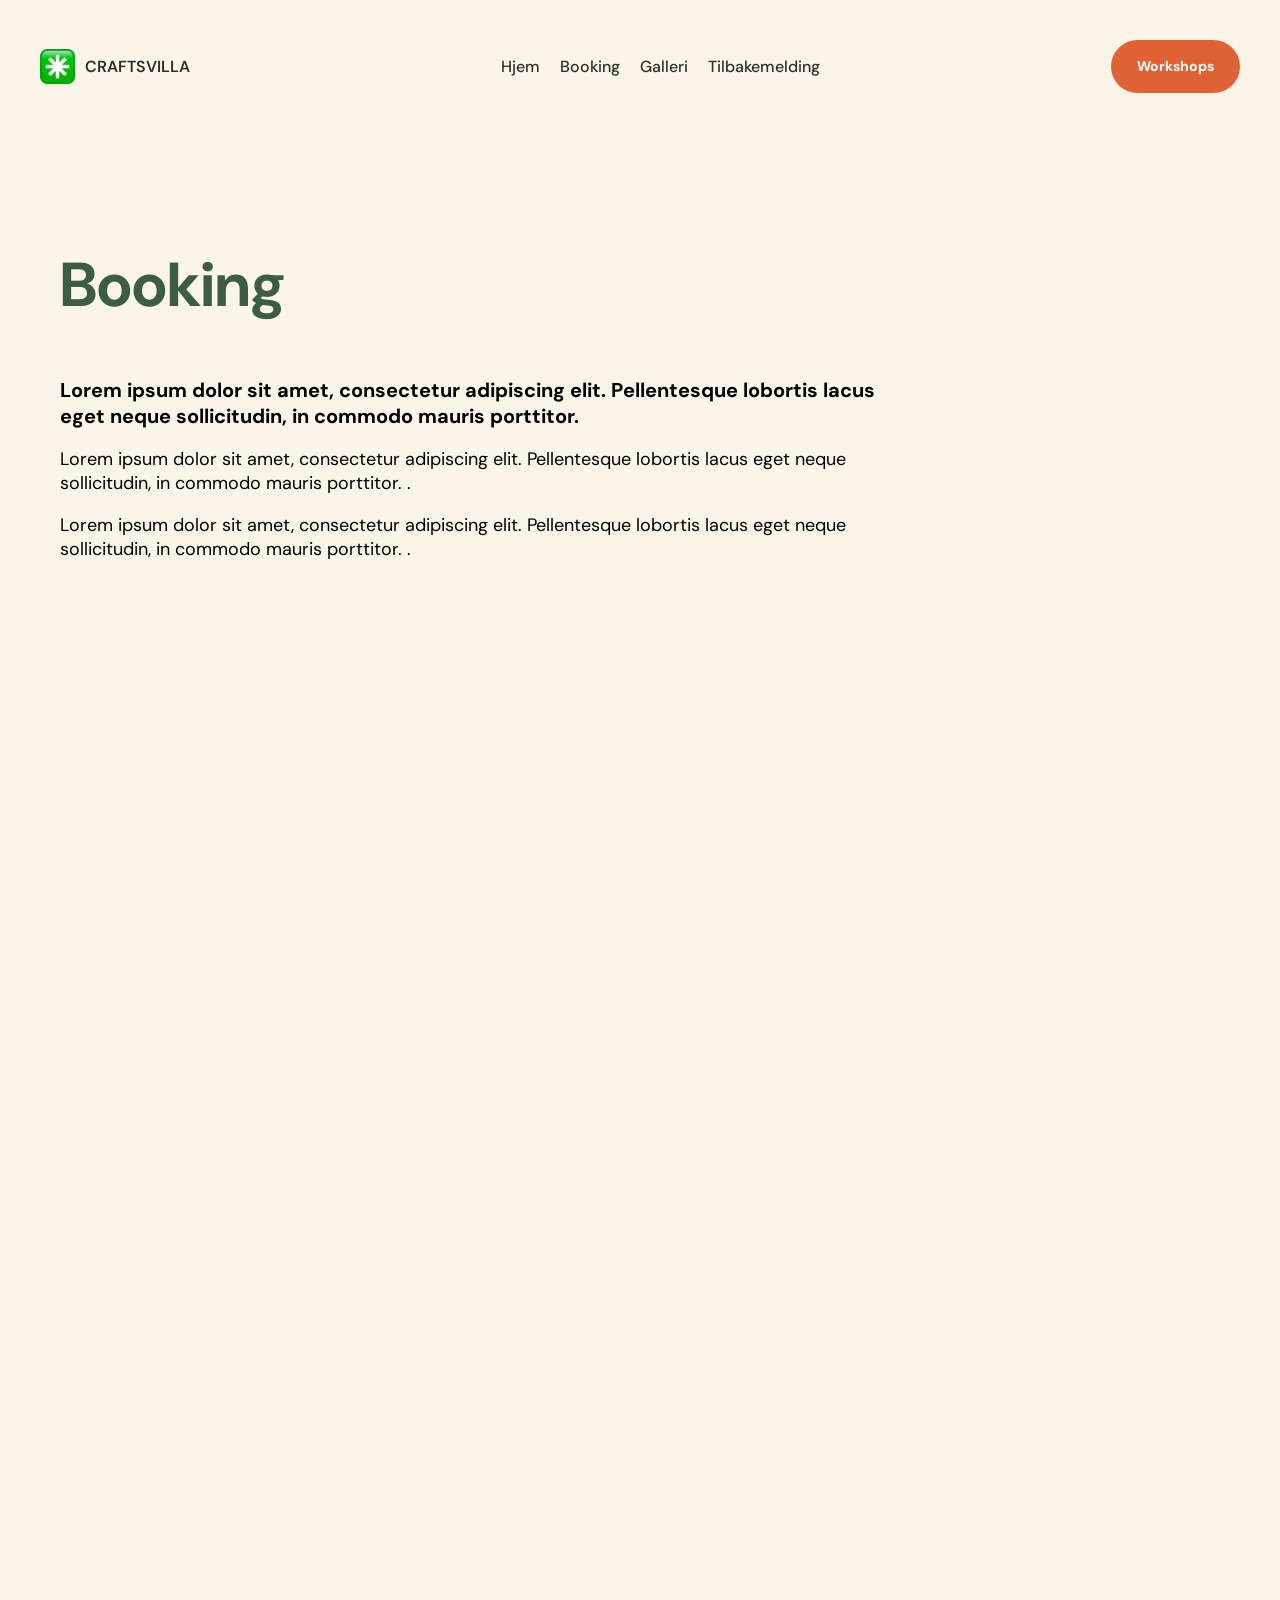
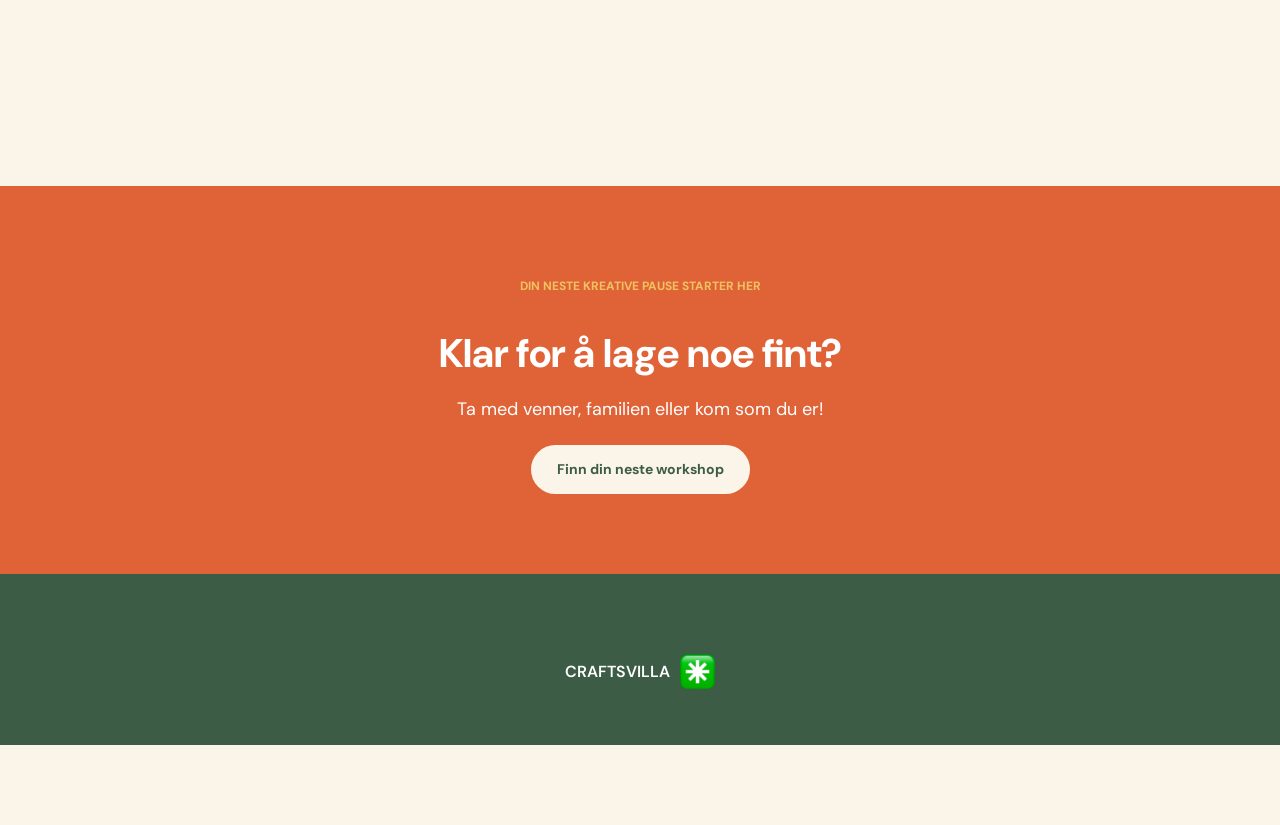
<file: booking.html>
<!DOCTYPE html>
<html lang="no">

<head>
    <meta charset="UTF-8">
    <meta name="viewport" content="width=device-width, initial-scale=1.0">
    <meta name="description" content="Craftsvilla | Kreativitet, samhold og avslapning.">
    <title>Craftsvilla | Booking </title>

    <link rel="icon" type="image/png" href="assets/images/icons/favicon-96x96.png" sizes="96x96">
    <link rel="icon" type="image/svg+xml" href="assets/images/icons/favicon.svg">
    <link rel="shortcut icon" href="assets/images/icons/favicon.ico">
    <link rel="apple-touch-icon" sizes="180x180" href="assets/images/icons/apple-touch-icon.png">

    <link rel="preconnect" href="https://fonts.googleapis.com">
    <link rel="preconnect" href="https://fonts.gstatic.com" crossorigin>
    <link
        href="https://fonts.googleapis.com/css2?family=DM+Sans:ital,opsz,wght@0,9..40,100..1000;1,9..40,100..1000&display=swap"
        rel="stylesheet">

    <link rel="stylesheet" href="css/style.css">
    <link rel="stylesheet" href="css/components.css">

    <script src="js/components.js" defer></script>
</head>

<body>
    <div id="header"></div>

    <main class="container">
        <section>
            <div>
                <h1>Booking</h1>
                <p class="intro-text">
                    Lorem ipsum dolor sit amet, consectetur adipiscing elit. Pellentesque lobortis lacus eget neque
                    sollicitudin, in commodo mauris porttitor.
            </div>
            <p>
                Lorem ipsum dolor sit amet, consectetur adipiscing elit. Pellentesque lobortis lacus eget neque
                sollicitudin, in commodo mauris porttitor. .
            </p>
            <p>
                Lorem ipsum dolor sit amet, consectetur adipiscing elit. Pellentesque lobortis lacus eget neque
                sollicitudin, in commodo mauris porttitor. .
            </p>

        </section>
        <section>
            <div class="booking-container">
                <iframe
                    src="https://calendar.google.com/calendar/appointments/schedules/AcZssZ0kHkfPkpnCK1wuqFuj_VcSdI4mWLmaUvXcqOlVi6fCTKFH6F1qOAckahaeaNiZCh6ILiD3u5QS?gv=true"
                    width="100%" height="1000" style="border: 0;" loading="lazy"
                    title="Bestill workshop hos Craftvilla">
                </iframe>
            </div>

        </section>
    </main>

    <div id="footer"></div>
</body>

</html>
</file>
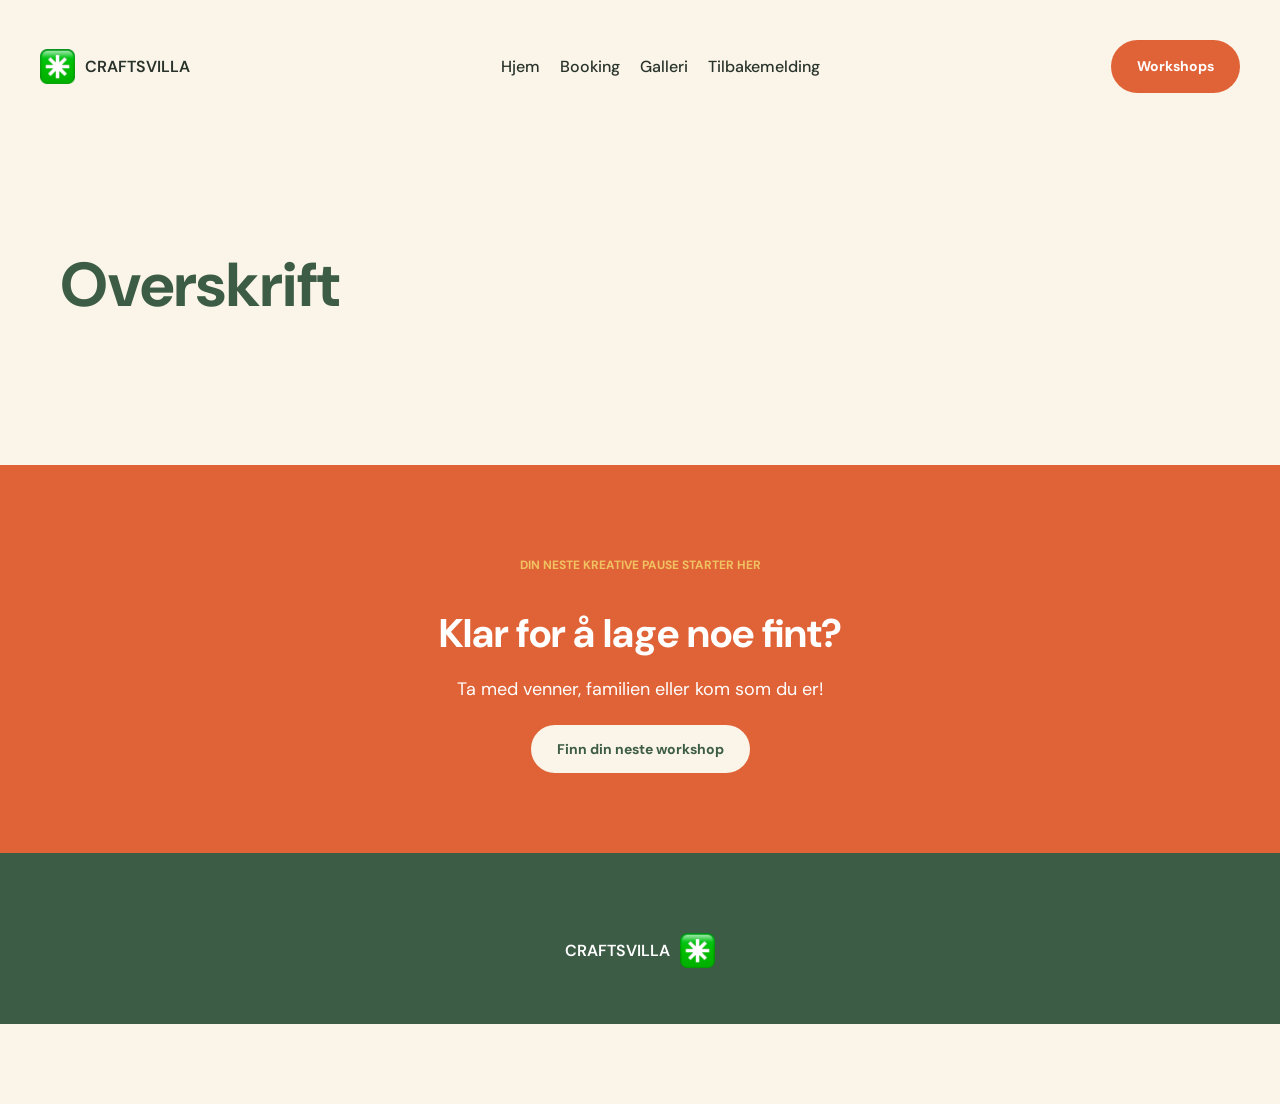
<file: page-template.html>
<!DOCTYPE html>
<html lang="no">

<head>
    <meta charset="UTF-8">
    <meta name="viewport" content="width=device-width, initial-scale=1.0">
    <meta name="description" content="Craftsvilla | Kreativitet, samhold og avslapning.">
    <title>Craftsvilla .</title>

    <link rel="icon" type="image/png" href="assets/images/icons/favicon-96x96.png" sizes="96x96">
    <link rel="icon" type="image/svg+xml" href="assets/images/icons/favicon.svg">
    <link rel="shortcut icon" href="assets/images/icons//favicon.ico">
    <link rel="apple-touch-icon" sizes="180x180" href="assets/images/icons/apple-touch-icon.png">

    <link rel="preconnect" href="https://fonts.googleapis.com">
    <link rel="preconnect" href="https://fonts.gstatic.com" crossorigin>
    <link
        href="https://fonts.googleapis.com/css2?family=DM+Sans:ital,opsz,wght@0,9..40,100..1000;1,9..40,100..1000&display=swap"
        rel="stylesheet">

    <link rel="stylesheet" href="css/style.css">
    <link rel="stylesheet" href="css/components.css">

    <script src="js/components.js" defer></script>
</head>

<body>
    <div id="header"></div>

    <main class="container">
        <section class="" id="">
            <div class="">
                <h1>Overskrift
                </h1>
            </div>
        </section>
    </main>

    <div id="footer"></div>
</body>

</html>
</file>
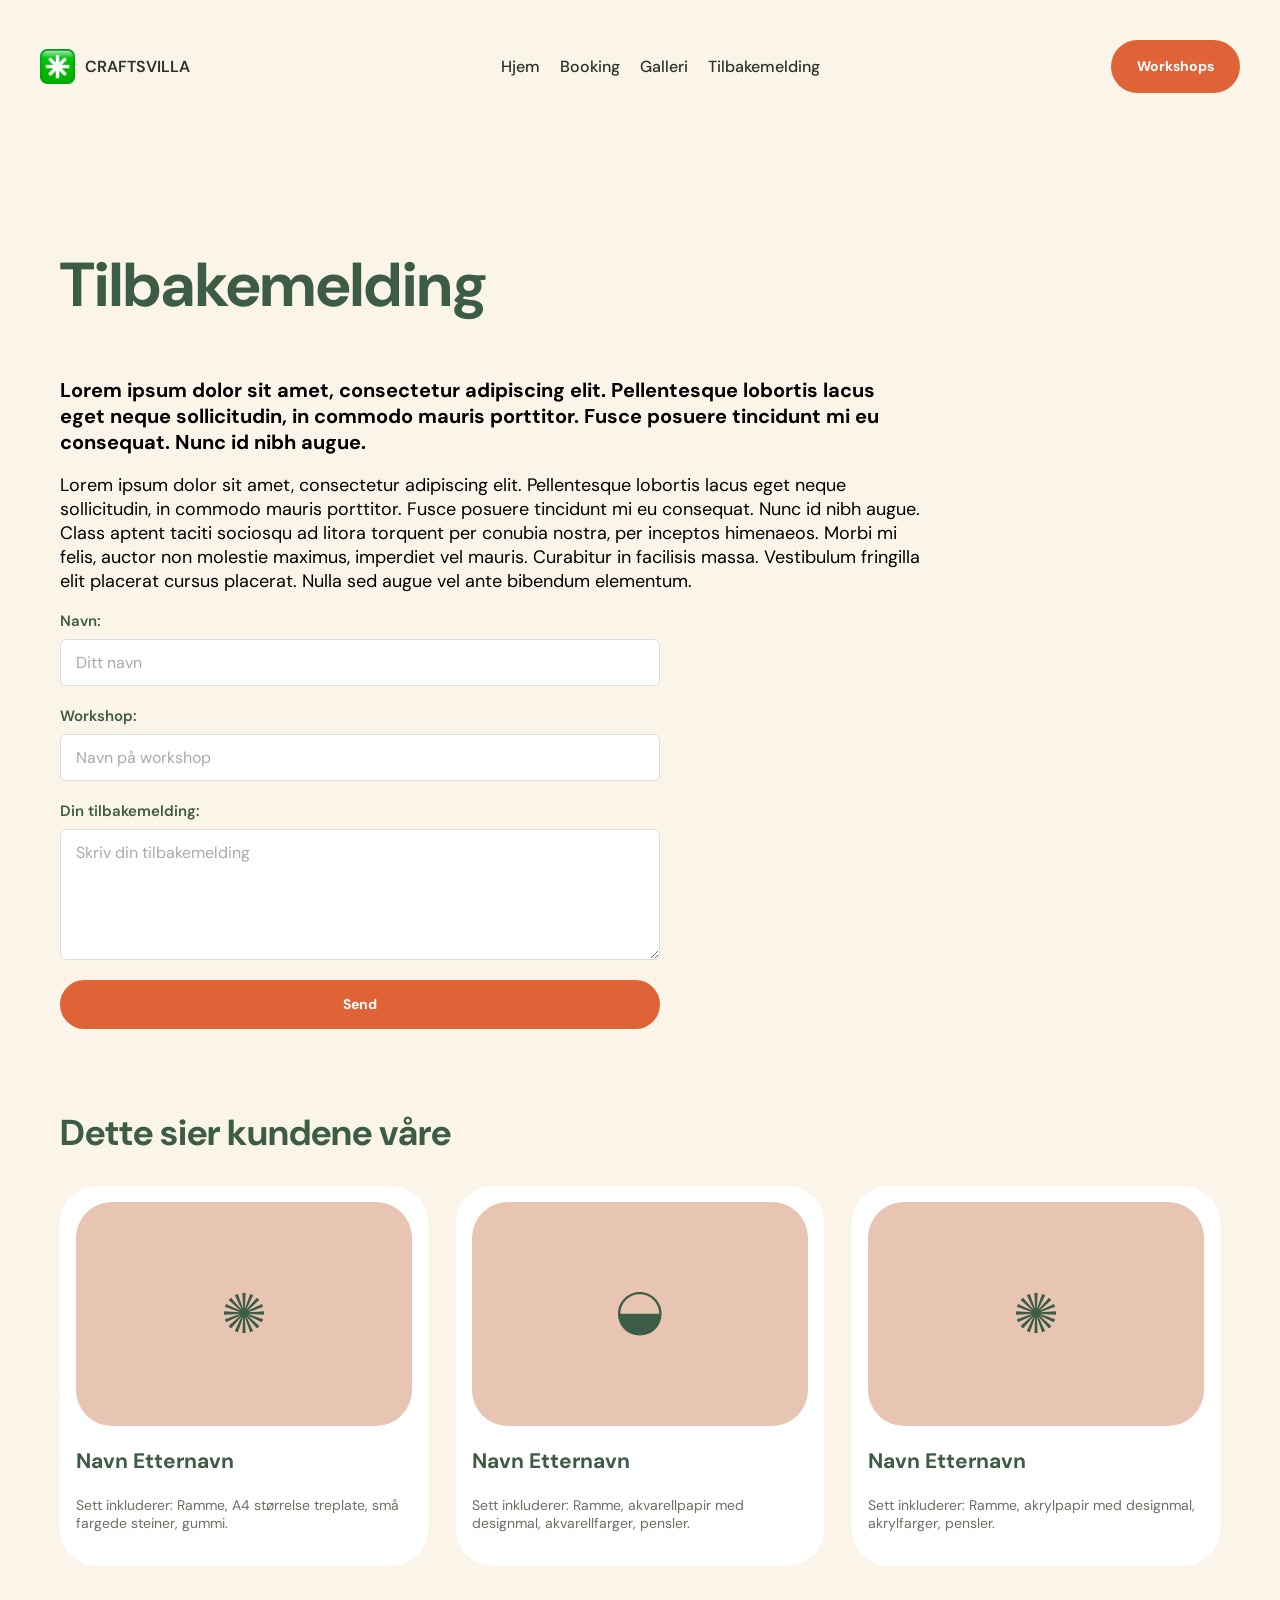
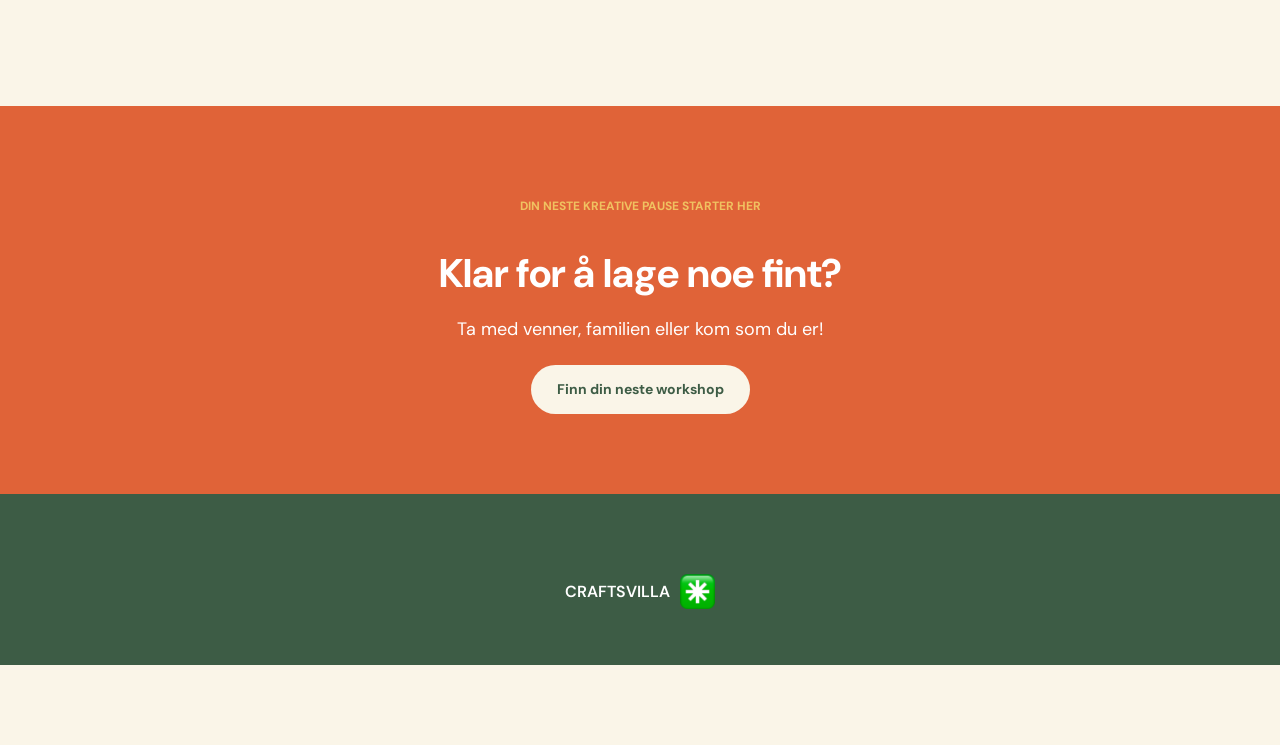
<file: tilbakemelding.html>
<!DOCTYPE html>
<html lang="no">

<head>
    <meta charset="UTF-8">
    <meta name="viewport" content="width=device-width, initial-scale=1.0">
    <meta name="description" content="Craftsvilla | Kreativitet, samhold og avslapning.">
    <title>Craftsvilla | Tilbakemelding</title>

    <link rel="icon" type="image/png" href="assets/images/icons/favicon-96x96.png" sizes="96x96" />
    <link rel="icon" type="image/svg+xml" href="assets/images/icons/favicon.svg">
    <link rel="shortcut icon" href="assets/images/icons//favicon.ico">
    <link rel="apple-touch-icon" sizes="180x180" href="assets/images/icons/apple-touch-icon.png">

    <link rel="preconnect" href="https://fonts.googleapis.com">
    <link rel="preconnect" href="https://fonts.gstatic.com" crossorigin>
    <link
        href="https://fonts.googleapis.com/css2?family=DM+Sans:ital,opsz,wght@0,9..40,100..1000;1,9..40,100..1000&display=swap"
        rel="stylesheet">

    <link rel="stylesheet" href="css/style.css">
    <link rel="stylesheet" href="css/components.css">
    <link rel="stylesheet" href="css/forms.css">


    <script src="js/components.js" defer></script>
</head>

<body>
    <div id="header"></div>

    <main class="container">
        <section>
            <div>
                <h1>Tilbakemelding</h1>
                <p class="intro-text">
                    Lorem ipsum dolor sit amet, consectetur adipiscing elit. Pellentesque lobortis lacus eget neque
                    sollicitudin, in commodo mauris porttitor. Fusce posuere tincidunt mi eu consequat. Nunc id nibh
                    augue.
            </div>
            <p>
                Lorem ipsum dolor sit amet, consectetur adipiscing elit. Pellentesque lobortis lacus eget neque
                sollicitudin, in commodo mauris porttitor. Fusce posuere tincidunt mi eu consequat. Nunc id nibh augue.
                Class aptent taciti sociosqu ad litora torquent per conubia nostra, per inceptos himenaeos. Morbi mi
                felis, auctor non molestie maximus, imperdiet vel mauris. Curabitur in facilisis massa. Vestibulum
                fringilla elit placerat cursus placerat. Nulla sed augue vel ante bibendum elementum.
            </p>
            <form class="feedback-form">
                <div class="form-group">
                    <label for="name">Navn:</label>
                    <input type="text" id="name" name="name" placeholder="Ditt navn" required>
                </div>
                <div class="form-group">
                    <label for="workshop">Workshop:</label>
                    <input type="text" id="workshop" name="workshop" placeholder="Navn på workshop" required>
                </div>
                <div class="form-group">
                    <label for="feedback">Din tilbakemelding:</label>
                    <textarea type="textarea" id="feedback" name="feedback" rows="5" column="5"
                        placeholder="Skriv din tilbakemelding" requireds></textarea>
                </div>
                <div class="form-group">
                    <button type="submit" value="Send" class="btn btn-primary"> Send</button>
                </div>
            </form>
            </div>
        </section>

        <!--Feedback three col-->
        <section>

            <h2>Dette sier kundene våre </h2>
            <div class="flex-equal gap-28">
                <div class="bg-white rounded p-4">
                    <div class="items-center bg-pink h-56 rounded">
                        <img src="/assets/images/icons/services3.svg" alt="mosaikk kunst logo">
                    </div>
                    <div class="">
                        <h3>Navn Etternavn </h3>
                        <p class="text-secondary text-14">Sett inkluderer: Ramme, A4 størrelse treplate, små fargede
                            steiner, gummi.</p>
                    </div>
                </div>
                <div class="bg-white rounded p-4">
                    <div class="items-center bg-pink h-56 rounded">
                        <img src="/assets/images/icons/services2.svg" alt="akvarellmaling logo">
                    </div>
                    <div class="">
                        <h3>Navn Etternavn </h3>
                        <p class="text-secondary text-14">Sett inkluderer: Ramme, akvarellpapir med designmal,
                            akvarellfarger, pensler.</p>
                    </div>
                </div>
                <div class="bg-white rounded p-4">
                    <div class="items-center bg-pink h-56 rounded">
                        <img src="/assets/images/icons/services3.svg" alt="lerretsmalingt logo">
                    </div>
                    <div class="">
                        <h3>Navn Etternavn </h3>
                        <p class="text-secondary text-14">Sett inkluderer: Ramme, akrylpapir med designmal, akrylfarger,
                            pensler.</p>
                    </div>
                </div>
            </div>
        </section>
    </main>

    <div id="footer"></div>
</body>

</html>
</file>
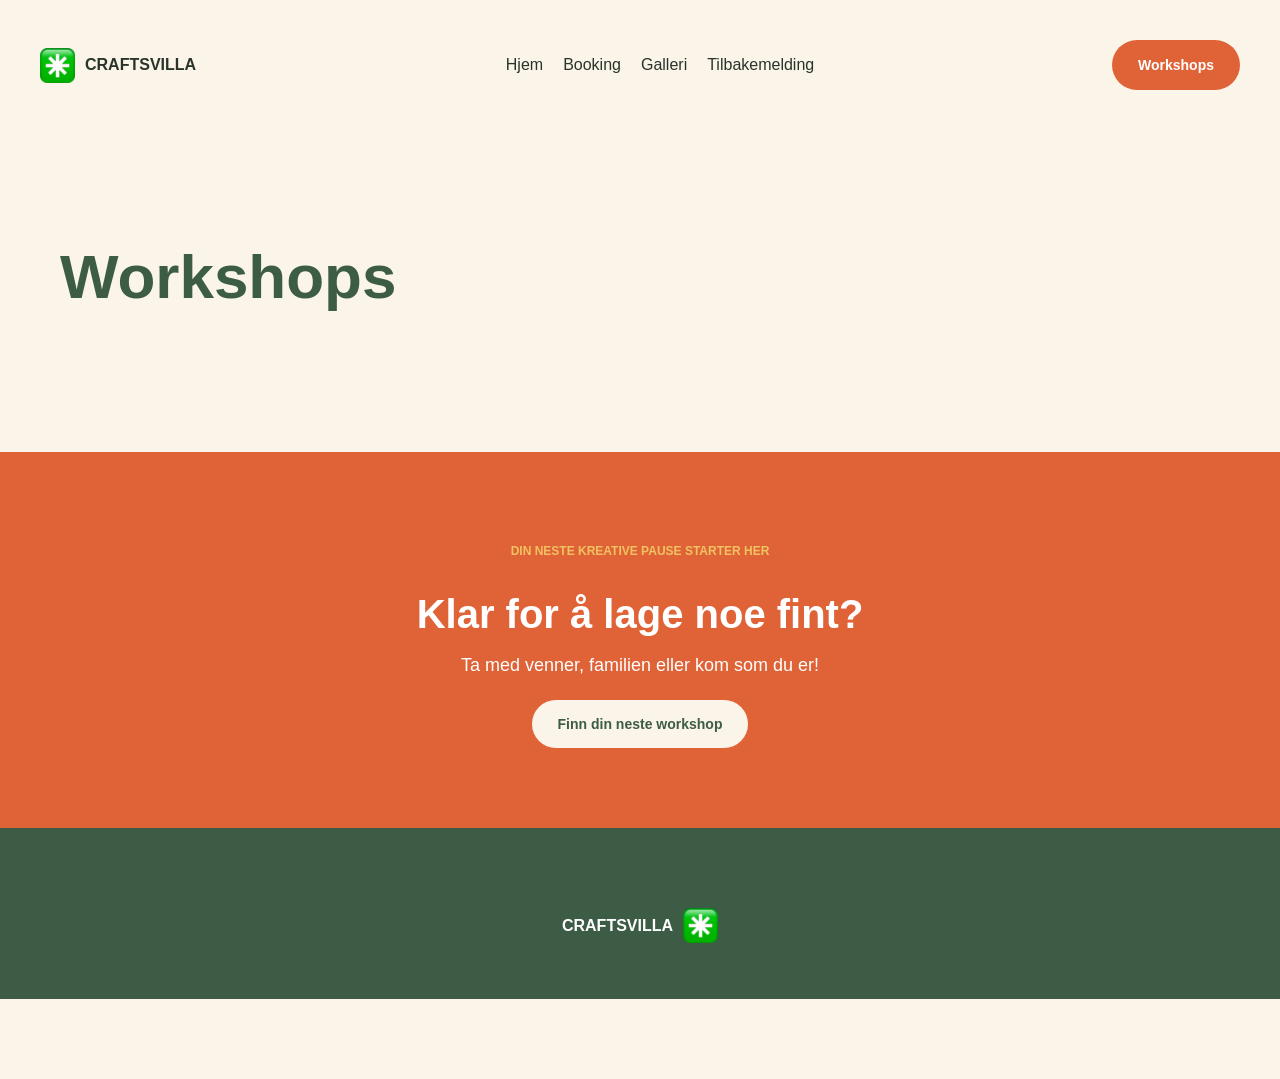
<file: workshops.html>
<!DOCTYPE html>
<html lang="no">

<head>
    <meta charset="UTF-8">
    <meta name="viewport" content="width=device-width, initial-scale=1.0">
    <meta name="description" content="Craftsvilla | Kreativitet, samhold og avslapning.">
    <title>Craftsvilla</title>

    <link rel="stylesheet" href="css/style.css">
    <link rel="stylesheet" href="css/components.css">

    <script src="js/components.js" defer></script>
</head>

<body>
    <div id="header"></div>

    <main class="container">
        <section class="" id="">
            <div class="">
                <h1>Workshops</h1>
            </div>
        </section>
    </main>

    <div id="footer"></div>
</body>

</html>
</file>
<file: css/style.css>
:root {
    /* COLORS – BG */
    --bg-white: #FFFFFf;
    --bg-cream: #FAF5E8;
    --bg-green: #3D5C45;
    --bg-sage: #C2D1B3;
    --bg-orange: #E06338;
    --bg-yellow: #F0C261;
    --bg-pink: #E8C4B3;

    /* COLORS – TEXT */

    --text-primary: #29332B;
    --text-secondary: #6B7066;
    --text-white: #FFFFFF;
    --text-orange: #E06338;
    --text-yellow: #F0C261;
    --text-cream: #FAF5E8;
    --text-green: #3D5C45;


    /* TYPOGRAPHY */

    --font-family-sans: 'DM Sans', sans-serif;


    --font-size-10: 10px;
    --font-size-11: 11px;
    --font-size-12: 12px;
    --font-size-13: 13px;
    --font-size-14: 14px;
    --font-size-16: 16px;
    --font-size-17: 17px;
    --font-size-18: 18px;
    --font-size-19: 19px;
    --font-size-21: 21px;
    --font-size-22: 22px;
    --font-size-32: 32px;
    --font-size-34: 34px;
    --font-size-36: 36px;
    --font-size-38: 38px;
    --font-size-40: 40px;
    --font-size-55: 55px;
    --font-size-62: 62px;
    --font-size-90: 90px;

    --font-weight-regular: 400;
    --font-weight-medium: 500;
    --font-weight-bold: 700;
    --font-weight-black: 900;
}

*,
*::before,
*::after {
    box-sizing: border-box;
}

.bg-white {
    background-color: var(--bg-white);
}

.bg-cream {
    background-color: var(--bg-cream);
}

.bg-green {
    background-color: var(--bg-green);
}

.bg-sage {
    background-color: var(--bg-sage);
}

.bg-orange {
    background-color: var(--bg-orange);
}

.bg-yellow {
    background-color: var(--bg-yellow);
}

.bg-pink {
    background-color: var(--bg-pink);
}

.text-primary {
    color: var(--text-primary);
}

.text-secondary {
    color: var(--text-secondary);
}

.text-white {
    color: var(--text-white);
}

.text-orange {
    color: var(--text-orange);
}

.text-yellow {
    color: var(--text-yellow);
}

.text-cream {
    color: var(--text-cream);
}

.text-green {
    color: var(--text-green);
}

.border-cream {
    border-color: var(--bg-cream);
}

.border-green {
    border-color: var(--bg-green);
}

.border-sage {
    border-color: var(--bg-sage);
}

.border-orange {
    border-color: var(--bg-orange);
}

.border-yellow {
    border-color: var(--bg-yellow);
}

.border-pink {
    border-color: var(--bg-pink);
}

.hover-bg-cream:hover {
    background-color: var(--bg-cream);
}

.hover-bg-green:hover {
    background-color: var(--bg-green);
}

.hover-bg-sage:hover {
    background-color: var(--bg-sage);
}

.hover-bg-orange:hover {
    background-color: var(--bg-orange);
}

.hover-bg-yellow:hover {
    background-color: var(--bg-yellow);
}

.hover-bg-pink:hover {
    background-color: var(--bg-pink);
}

.hover-text-primary:hover {
    color: var(--text-primary);
}

.hover-text-secondary:hover {
    color: var(--text-secondary);
}

.hover-text-white:hover {
    color: var(--text-white);
}

.hover-text-green:hover {
    color: var(--bg-green);
}

.hover-text-orange:hover {
    color: var(--bg-orange);
}

.text-10 {
    font-size: var(--font-size-10);
}

.text-11 {
    font-size: var(--font-size-11);
}

.text-12 {
    font-size: var(--font-size-12);
}

.text-13 {
    font-size: var(--font-size-13);
}

.text-14 {
    font-size: var(--font-size-14);
}

.text-16 {
    font-size: var(--font-size-16);
}

.text-17 {
    font-size: var(--font-size-17);
}

.text-18,
p {
    font-size: var(--font-size-18);
}

.text-19 {
    font-size: var(--font-size-19);
}

.text-21,
h3 {
    font-size: var(--font-size-21);
}

.text-22 {
    font-size: var(--font-size-22);
}

.text-32 {
    font-size: var(--font-size-32);
}

.text-34 {
    font-size: var(--font-size-34);
}

.text-36,
h2 {
    font-size: var(--font-size-36);
}

.text-38 {
    font-size: var(--font-size-38);
}

.text-40 {
    font-size: var(--font-size-40);
}

.text-55 {
    font-size: var(--font-size-55);
}

.text-62,
h1 {
    font-size: var(--font-size-62);
}

.text-90 {
    font-size: var(--font-size-90);
}

.rounded {
    border-radius: 36px;
}

.container {
    padding: 60px 80px;
    max-width: 1440px;
    margin: 0 auto;
}

section {
    margin-bottom: 80px;
}

h1,
h2,
h3,
h4 {
    color: var(--bg-green);
}

.text-center {
    text-align: center;
}

/* Tablet */
@media (max-width: 1024px) {
    .container {
        padding: 40px 40px;
    }
}

/* Mobil */
@media (max-width: 768px) {
    .container {
        padding: 24px 20px;
    }
}

/* Små skjermer */
@media (max-width: 480px) {
    .container {
        padding: 20px 16px;
    }
}

.container {
    padding: clamp(16px, 5vw, 60px);
}

html,
body {
    font-family: var(--font-family-sans);
    min-height: 100%;
    margin: 0;
    scroll-behavior: smooth;
}

body {
    min-height: 100vh;
    background-color: var(--bg-cream);
}

a {
    color: var(--text-primary);
    text-decoration: none;
}

a:hover {
    text-decoration: underline;
    text-underline-offset: 4px;
}

.uppercase {
    text-transform: uppercase;
}

.text-underline {
    text-decoration: underline;
}

.font-medium {
    font-weight: var(--font-weight-medium)
}

.font-bold {
    font-weight: var(--font-weight-bold)
}

/* BASE BUTTONS */

.btn {
    display: inline-flex;
    align-items: center;
    justify-content: center;
    gap: 8px;

    padding: 14px 24px;
    border: 2px solid transparent;
    border-radius: 50px;

    font-family: var(--font-family-sans);
    font-size: var(--font-size-14);
    font-weight: var(--font-weight-bold);
    line-height: 1.2;
    text-decoration: none;
    text-align: center;

    cursor: pointer;
    transition:
        background-color 0.25s ease,
        color 0.25s ease,
        border-color 0.25s ease,
        transform 0.25s ease;
}

.btn:hover {
    transform: translateY(-2px);
}

.btn:focus-visible {
    outline: 3px solid var(--bg-yellow);
    outline-offset: 4px;
}

.btn:active {
    transform: translateY(0);
}

.btn-primary {
    background-color: var(--bg-orange);
    color: var(--text-white);
}

.btn-primary:hover {
    background-color: var(--bg-green);
}

.btn-secondary {
    background-color: var(--bg-green);
    color: var(--text-white);
}

.btn-secondary:hover {
    background-color: var(-bg-orange);
}

.btn-outline {
    background-color: transparent;
    color: var(-bg-green);
    border-color: var(-bg-green);
}

.btn-outline:hover {
    background-color: var(--bg-green);
    color: var(--text-white);
}

.btn-light {
    background-color: var(--bg-cream);
    color: var(--bg-green);
}

.btn-light:hover {
    background-color: var(--bg-yellow);
}

.btn-text {
    padding: 8px 0;
    border: none;
    border-radius: 0;
    background: none;
    color: var(--bg-green);
}

.btn-text:hover {
    color: var(--bg-orange);
    transform: none;
}

.btn-sm {
    padding: 10px 18px;
    font-size: var(--font-size-12);
}

.btn-lg {
    padding: 17px 32px;
    font-size: var(--font-size-16);
}

.btn-full {
    width: 100%;
}

.btn:disabled,
.btn[aria-disabled="true"] {
    opacity: 0.5;
    cursor: not-allowed;
    pointer-events: none;
    transform: none;
}

/*Layout*/
.flex {
    display: flex;
    flex-wrap: wrap;

}

.flex-equal {
    display: flex;
}

.flex-equal>* {
    flex: 1 1 0px;
}

.gap-18 {
    gap: 18px;
}

.gap-28 {
    gap: 28px;
}

.grid {
    display: gird;
}

.h-full {
    height: 100%;
}

.w-full {
    width: 100%;
}

.h-56 {
    height: 224px;
}

.items-center {
    display: grid;
    place-items: center;
    grid-template-columns: auto;
    grid-template-rows: auto;

}

/*padding*/
/* Padding - all sides */
.p-0 {
    padding: 0;
}

.p-1 {
    padding: 4px;
}

.p-2 {
    padding: 8px;
}

.p-3 {
    padding: 12px;
}

.p-4 {
    padding: 16px;
}

.p-5 {
    padding: 20px;
}

.p-6 {
    padding: 24px;
}

.p-7 {
    padding: 28px;
}

.p-8 {
    padding: 32px;
}

.p-9 {
    padding: 36px;
}

.p-10 {
    padding: 40px;
}

.p-11 {
    padding: 44px;
}

.p-12 {
    padding: 48px;
}

.p-14 {
    padding: 56px;
}

/* Horizontal */
.px-0 {
    padding-inline: 0;
}

.px-1 {
    padding-inline: 4px;
}

.px-2 {
    padding-inline: 8px;
}

.px-3 {
    padding-inline: 12px;
}

.px-4 {
    padding-inline: 16px;
}

.px-5 {
    padding-inline: 20px;
}

.px-6 {
    padding-inline: 24px;
}

.px-7 {
    padding-inline: 28px;
}

.px-8 {
    padding-inline: 32px;
}

.px-9 {
    padding-inline: 36px;
}

.px-10 {
    padding-inline: 40px;
}

.px-11 {
    padding-inline: 44px;
}

.px-12 {
    padding-inline: 48px;
}

.px-14 {
    padding-inline: 56px;
}

/* Vertical */
.py-0 {
    padding-block: 0;
}

.py-1 {
    padding-block: 4px;
}

.py-2 {
    padding-block: 8px;
}

.py-3 {
    padding-block: 12px;
}

.py-4 {
    padding-block: 16px;
}

.py-5 {
    padding-block: 20px;
}

.py-6 {
    padding-block: 24px;
}

.py-7 {
    padding-block: 28px;
}

.py-8 {
    padding-block: 32px;
}

.py-9 {
    padding-block: 36px;
}

.py-10 {
    padding-block: 40px;
}

.py-11 {
    padding-block: 44px;
}

.py-12 {
    padding-block: 48px;
}

.py-14 {
    padding-block: 56px;
}

/* Individual sides */
.pt-0 {
    padding-top: 0;
}

.pt-2 {
    padding-top: 8px;
}

.pt-4 {
    padding-top: 16px;
}

.pt-6 {
    padding-top: 24px;
}

.pt-8 {
    padding-top: 32px;
}

.pt-10 {
    padding-top: 40px;
}

.pt-12 {
    padding-top: 48px;
}

.pt-14 {
    padding-top: 56px;
}

.pb-0 {
    padding-bottom: 0;
}

.pb-2 {
    padding-bottom: 8px;
}

.pb-4 {
    padding-bottom: 16px;
}

.pb-6 {
    padding-bottom: 24px;
}

.pb-8 {
    padding-bottom: 32px;
}

.pb-10 {
    padding-bottom: 40px;
}

.pb-12 {
    padding-bottom: 48px;
}

.pb-14 {
    padding-bottom: 56px;
}

.pl-0 {
    padding-left: 0;
}

.pl-2 {
    padding-left: 8px;
}

.pl-4 {
    padding-left: 16px;
}

.pl-6 {
    padding-left: 24px;
}

.pl-8 {
    padding-left: 32px;
}

.pl-10 {
    padding-left: 40px;
}

.pl-12 {
    padding-left: 48px;
}

.pl-14 {
    padding-left: 56px;
}

.pr-0 {
    padding-right: 0;
}

.pr-2 {
    padding-right: 8px;
}

.pr-4 {
    padding-right: 16px;
}

.pr-6 {
    padding-right: 24px;
}

.pr-8 {
    padding-right: 32px;
}

.pr-10 {
    padding-right: 40px;
}

.pr-12 {
    padding-right: 48px;
}

.pr-14 {
    padding-right: 56px;
}

/*margin*/
/* Margin - all sides */
.m-0 {
    margin: 0;
}

.m-1 {
    margin: 4px;
}

.m-2 {
    margin: 8px;
}

.m-3 {
    margin: 12px;
}

.m-4 {
    margin: 16px;
}

.m-5 {
    margin: 20px;
}

.m-6 {
    margin: 24px;
}

.m-7 {
    margin: 28px;
}

.m-8 {
    margin: 32px;
}

.m-9 {
    margin: 36px;
}

.m-10 {
    margin: 40px;
}

.m-11 {
    margin: 44px;
}

.m-12 {
    margin: 48px;
}

.m-14 {
    margin: 56px;
}

/* Horizontal */
.mx-0 {
    margin-inline: 0;
}

.mx-1 {
    margin-inline: 4px;
}

.mx-2 {
    margin-inline: 8px;
}

.mx-3 {
    margin-inline: 12px;
}

.mx-4 {
    margin-inline: 16px;
}

.mx-5 {
    margin-inline: 20px;
}

.mx-6 {
    margin-inline: 24px;
}

.mx-7 {
    margin-inline: 28px;
}

.mx-8 {
    margin-inline: 32px;
}

.mx-9 {
    margin-inline: 36px;
}

.mx-10 {
    margin-inline: 40px;
}

.mx-11 {
    margin-inline: 44px;
}

.mx-12 {
    margin-inline: 48px;
}

.mx-14 {
    margin-inline: 56px;
}

.mx-auto {
    margin-inline: auto;
}

/* Vertical */
.my-0 {
    margin-block: 0;
}

.my-1 {
    margin-block: 4px;
}

.my-2 {
    margin-block: 8px;
}

.my-3 {
    margin-block: 12px;
}

.my-4 {
    margin-block: 16px;
}

.my-5 {
    margin-block: 20px;
}

.my-6 {
    margin-block: 24px;
}

.my-7 {
    margin-block: 28px;
}

.my-8 {
    margin-block: 32px;
}

.my-9 {
    margin-block: 36px;
}

.my-10 {
    margin-block: 40px;
}

.my-11 {
    margin-block: 44px;
}

.my-12 {
    margin-block: 48px;
}

.my-14 {
    margin-block: 56px;
}

.my-auto {
    margin-block: auto;
}

/* Top */
.mt-0 {
    margin-top: 0;
}

.mt-1 {
    margin-top: 4px;
}

.mt-2 {
    margin-top: 8px;
}

.mt-3 {
    margin-top: 12px;
}

.mt-4 {
    margin-top: 16px;
}

.mt-5 {
    margin-top: 20px;
}

.mt-6 {
    margin-top: 24px;
}

.mt-7 {
    margin-top: 28px;
}

.mt-8 {
    margin-top: 32px;
}

.mt-9 {
    margin-top: 36px;
}

.mt-10 {
    margin-top: 40px;
}

.mt-11 {
    margin-top: 44px;
}

.mt-12 {
    margin-top: 48px;
}

.mt-14 {
    margin-top: 56px;
}

/* Bottom */
.mb-0 {
    margin-bottom: 0;
}

.mb-1 {
    margin-bottom: 4px;
}

.mb-2 {
    margin-bottom: 8px;
}

.mb-3 {
    margin-bottom: 12px;
}

.mb-4 {
    margin-bottom: 16px;
}

.mb-5 {
    margin-bottom: 20px;
}

.mb-6 {
    margin-bottom: 24px;
}

.mb-7 {
    margin-bottom: 28px;
}

.mb-8 {
    margin-bottom: 32px;
}

.mb-9 {
    margin-bottom: 36px;
}

.mb-10 {
    margin-bottom: 40px;
}

.mb-11 {
    margin-bottom: 44px;
}

.mb-12 {
    margin-bottom: 48px;
}

.mb-14 {
    margin-bottom: 56px;
}

/* Left */
.ml-0 {
    margin-left: 0;
}

.ml-1 {
    margin-left: 4px;
}

.ml-2 {
    margin-left: 8px;
}

.ml-3 {
    margin-left: 12px;
}

.ml-4 {
    margin-left: 16px;
}

.ml-5 {
    margin-left: 20px;
}

.ml-6 {
    margin-left: 24px;
}

.ml-7 {
    margin-left: 28px;
}

.ml-8 {
    margin-left: 32px;
}

.ml-9 {
    margin-left: 36px;
}

.ml-10 {
    margin-left: 40px;
}

.ml-11 {
    margin-left: 44px;
}

.ml-12 {
    margin-left: 48px;
}

.ml-14 {
    margin-left: 56px;
}

.ml-auto {
    margin-left: auto;
}

/* Right */
.mr-0 {
    margin-right: 0;
}

.mr-1 {
    margin-right: 4px;
}

.mr-2 {
    margin-right: 8px;
}

.mr-3 {
    margin-right: 12px;
}

.mr-4 {
    margin-right: 16px;
}

.mr-5 {
    margin-right: 20px;
}

.mr-6 {
    margin-right: 24px;
}

.mr-7 {
    margin-right: 28px;
}

.mr-8 {
    margin-right: 32px;
}

.mr-9 {
    margin-right: 36px;
}

.mr-10 {
    margin-right: 40px;
}

.mr-11 {
    margin-right: 44px;
}

.mr-12 {
    margin-right: 48px;
}

.mr-14 {
    margin-right: 56px;
}

.mr-auto {
    margin-right: auto;
}

/*componnents*/
/*hero*/
.hero-border {
    border: 32px solid var(--bg-sage);

}

.media-text {
    display: grid;
    grid-template-columns: 1fr 2fr;
    gap: 46px;
}

.hero-description {
    max-width: 500px;
}

.intro-text {
    font-weight: bold;
    font-size: 20px;
    max-width: 860px;
}

p {
    margin-bottom: 18px;
    max-width: 860px;
}
</file>
<file: css/components.css>
.header {
    display: grid;
    grid-template-columns: 1fr 2fr 1fr;


    .logo {
        display: inline-flex;
        align-items: center;
        gap: 10px;
        text-decoration: none;
        font-size: var(--font-size-28);
        font-weight: 600;
    }

    .logo img {
        width: 35px;
        height: 35px;
        display: block;
    }

    nav ul {
        font-size: 16px;
        font-weight: 500;
        text-decoration: none;
        list-style: none;
        display: flex;
        justify-content: center;
        gap: 20px;

    }

    .nav-btn {
        display: flex;
        justify-content: end;
    }
}

.footer {
    background-color: var(--bg-green);
    min-height: 200px;


    .logo {
        display: inline-flex;
        align-items: center;
        gap: 10px;
        text-decoration: none;
        font-size: var(--font-size-28);
        font-weight: 600;
        color: var(--text-white);
    }

    .logo img {
        width: 35px;
        height: 35px;
        display: block;
    }

    .banner {
        background-color: var(--bg-orange);
        color: var(--text-white);
        display: flex;
        justify-content: center;
        align-items: center;
    }
}
</file>
<file: css/forms.css>
.feedback-form {
    display: flex;
    flex-direction: column;
    gap: 20px;
    max-width: 600px;
}

.feedback-form .form-group {
    display: flex;
    flex-direction: column;
    gap: 8px;
}

.feedback-form label {
    font-weight: 600;
    font-size: 15px;
    color: var(--text-green);
}

.feedback-form input,
.feedback-form textarea {
    width: 100%;
    padding: 12px 15px;
    font-family: inherit;
    font-size: 16px;
    color: var(--text-primary);
    background: var(--text-white);
    border: 1px solid #ddd;
    border-radius: 6px;
    box-sizing: border-box;
    transition: border-color 0.2s, box-shadow 0.2s;
}

.feedback-form textarea {
    resize: vertical;
    min-height: 120px;
}

.feedback-form input:focus,
.feedback-form textarea:focus {
    outline: none;
    border-color: var(--bg-white);
    box-shadow: 0 0 0 3px rgba(139, 115, 85, 0.12);
}

.feedback-form input::placeholder,
.feedback-form textarea::placeholder {
    color: #aaa;
}
</file>
